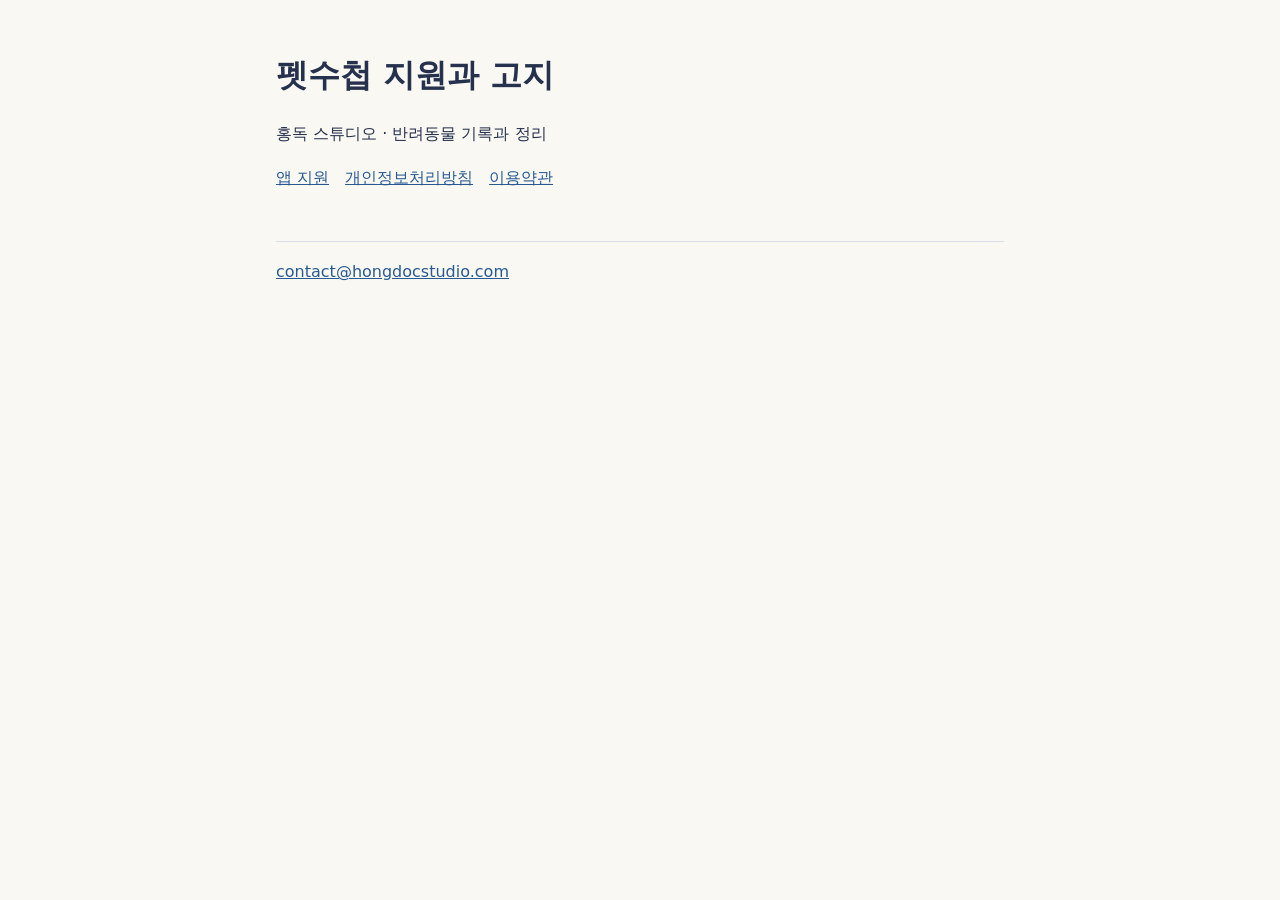
<file: index.html>
<!doctype html><html lang="ko"><head><meta charset="utf-8"><meta name="viewport" content="width=device-width,initial-scale=1"><title>펫수첩 지원과 고지</title><link rel="stylesheet" href="style.css"></head><body><main><h1>펫수첩 지원과 고지</h1><p>홍독 스튜디오 · 반려동물 기록과 정리</p><nav aria-label="문서"><a href="support/">앱 지원</a><a href="privacy/">개인정보처리방침</a><a href="terms/">이용약관</a></nav><footer><a href="mailto:contact@hongdocstudio.com">contact@hongdocstudio.com</a></footer></main></body></html>
</file>
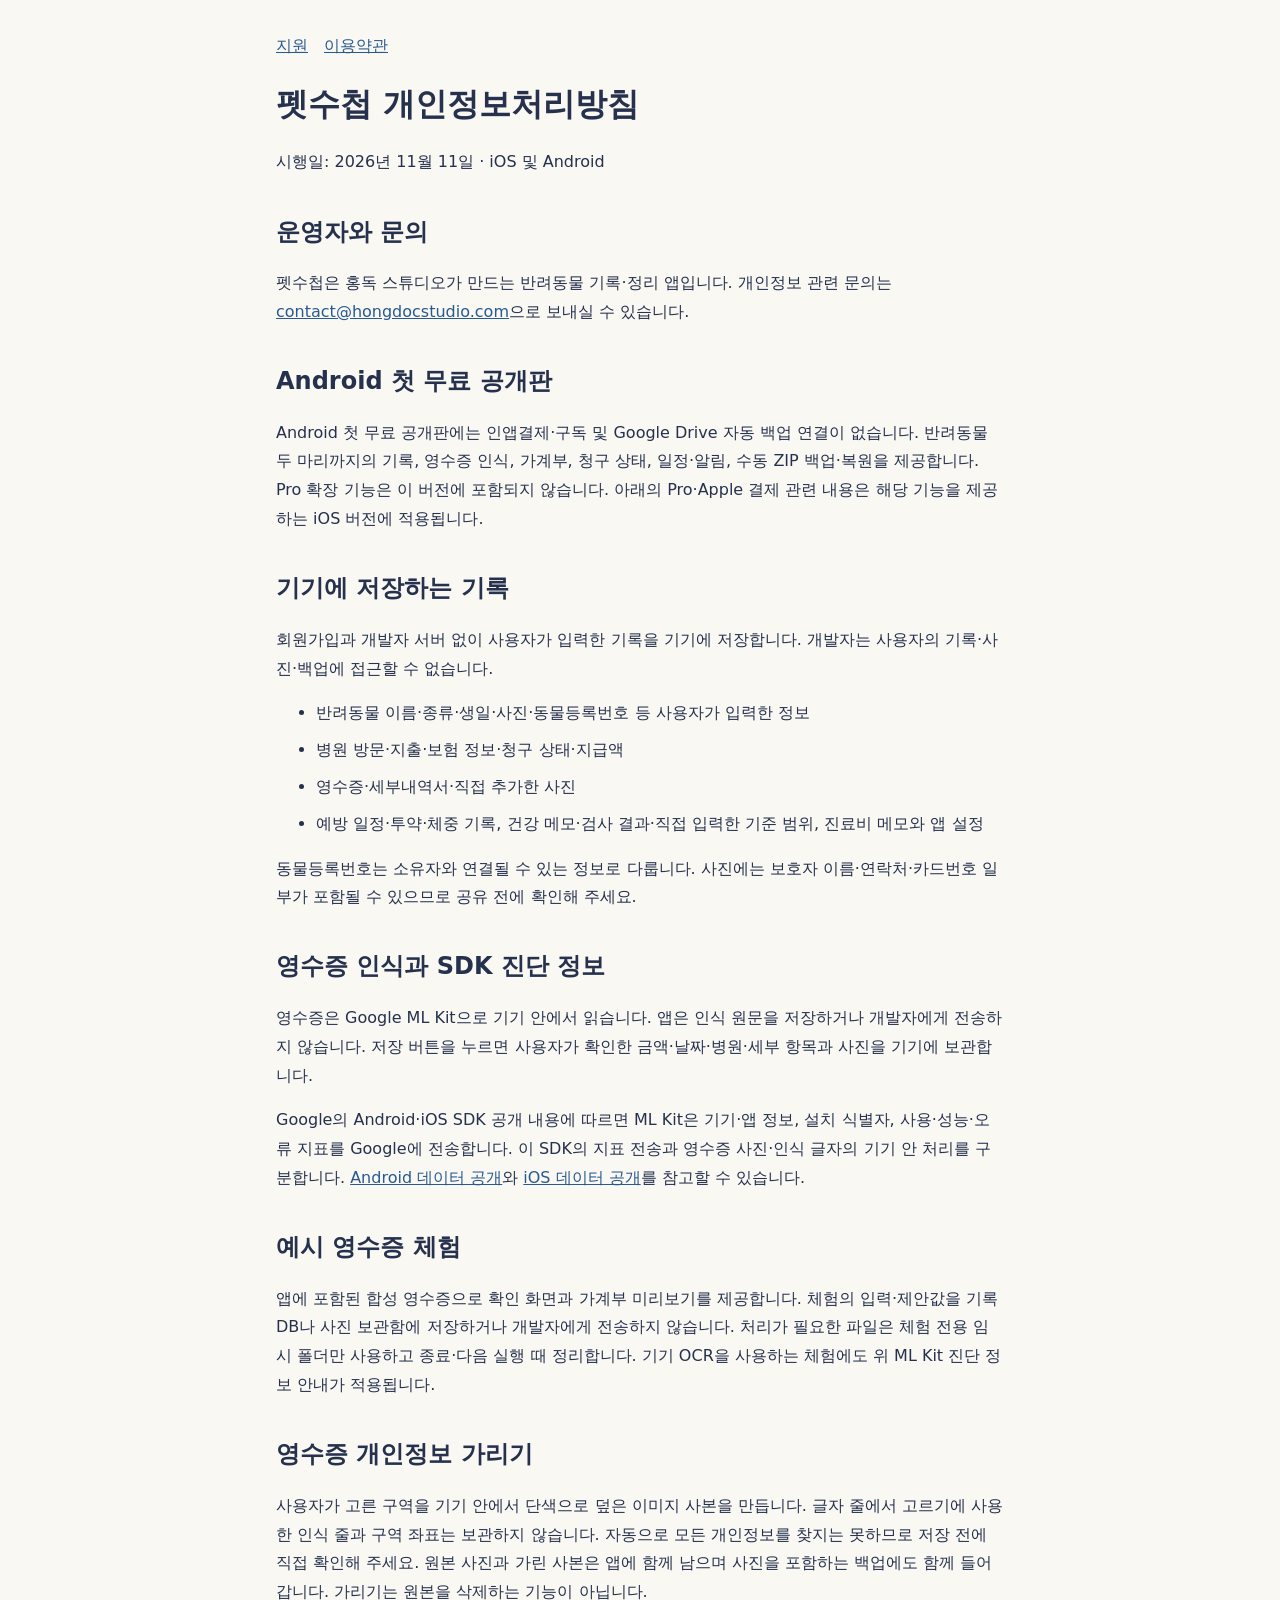
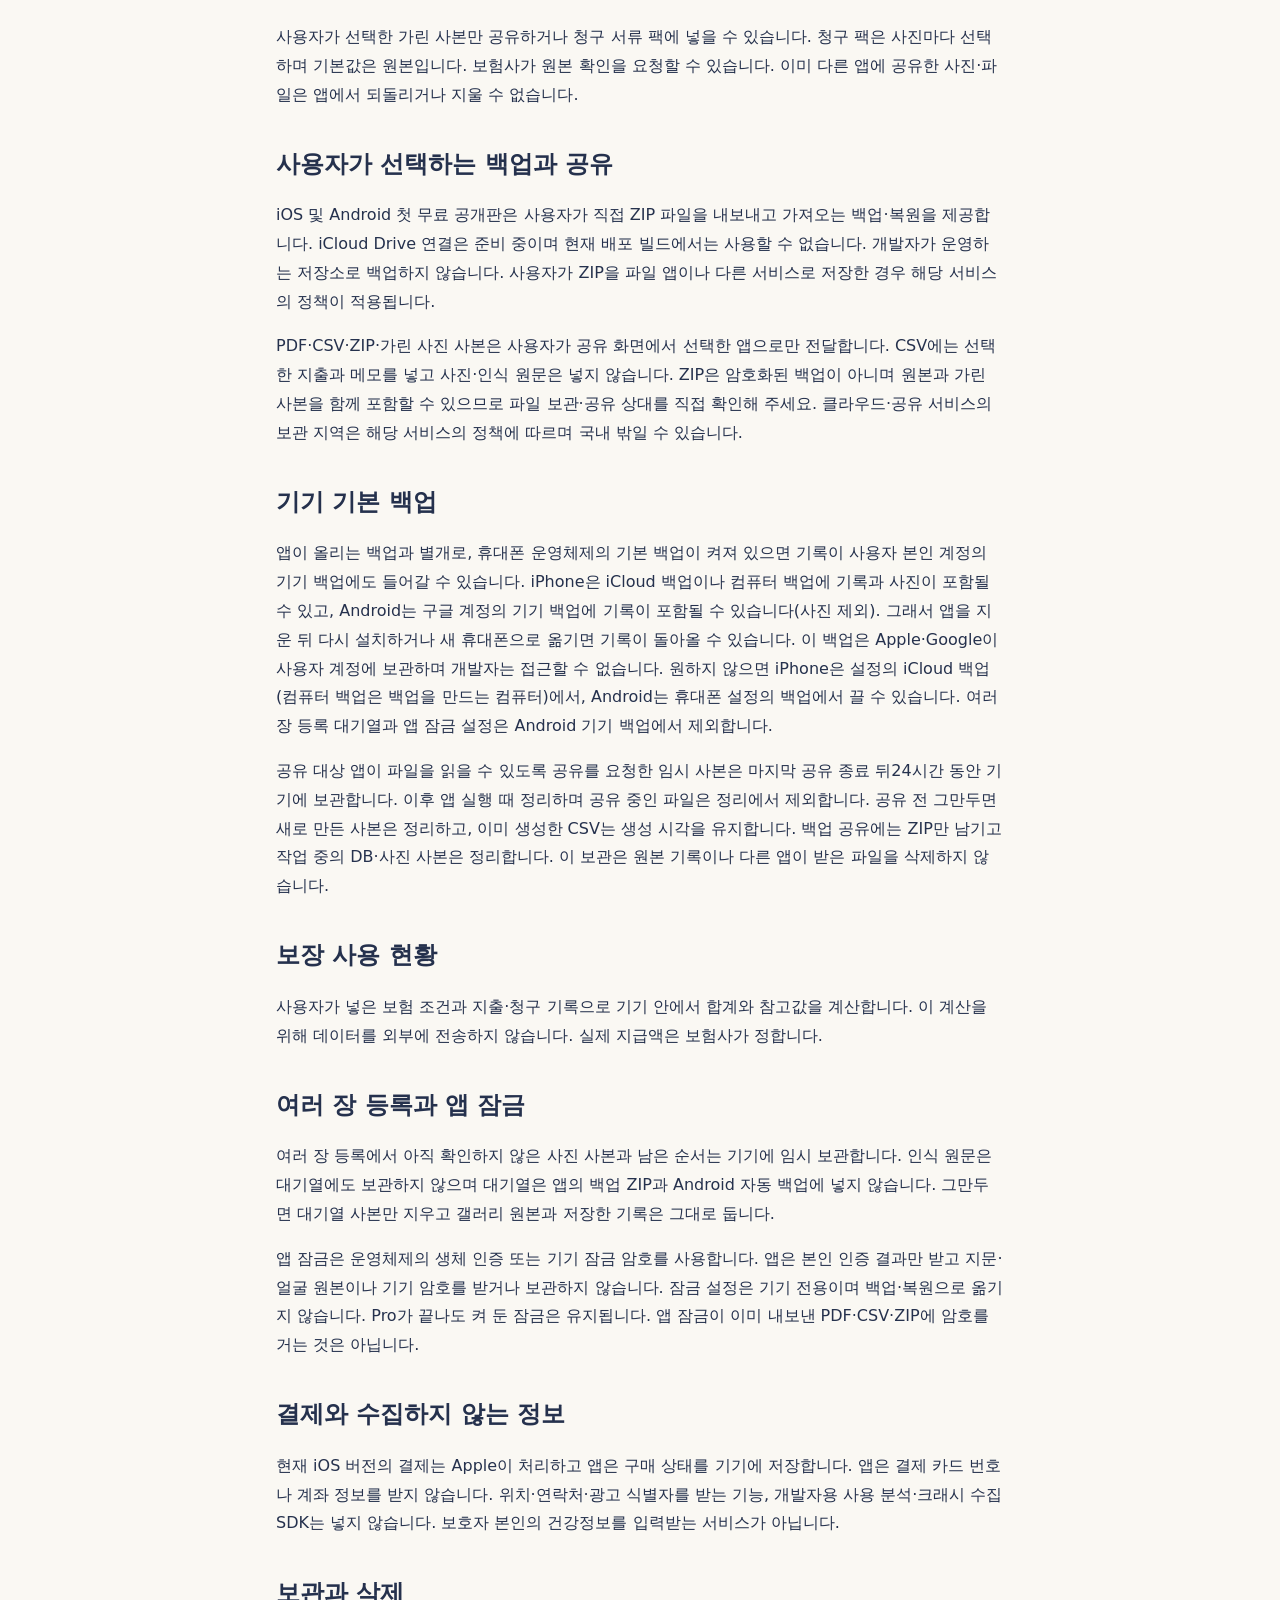
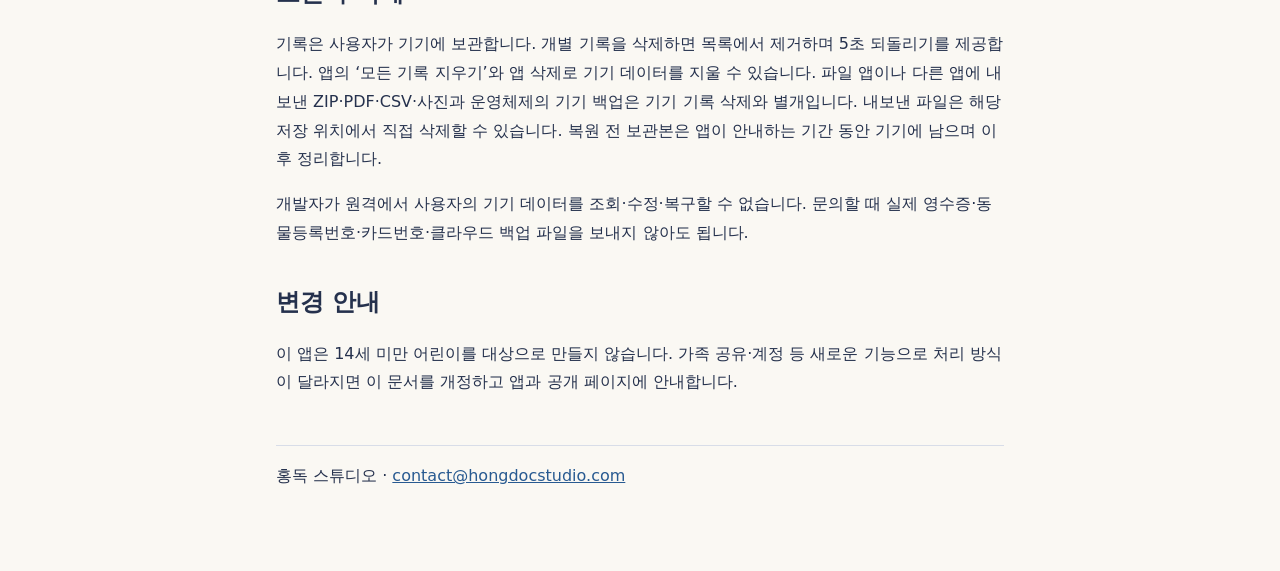
<file: privacy/index.html>
<!doctype html>
<html lang="ko"><head><meta charset="utf-8"><meta name="viewport" content="width=device-width,initial-scale=1"><meta name="robots" content="noindex"><title>펫수첩 개인정보처리방침</title><link rel="stylesheet" href="../style.css"></head>
<body><main>
<nav aria-label="문서"><a href="../support/">지원</a><a href="../terms/">이용약관</a></nav>
<h1>펫수첩 개인정보처리방침</h1><p>시행일: 2026년 11월 11일 · iOS 및 Android</p>

<h2>운영자와 문의</h2><p>펫수첩은 홍독 스튜디오가 만드는 반려동물 기록·정리 앱입니다. 개인정보 관련 문의는 <a href="mailto:contact@hongdocstudio.com">contact@hongdocstudio.com</a>으로 보내실 수 있습니다.</p>
<h2>Android 첫 무료 공개판</h2><p>Android 첫 무료 공개판에는 인앱결제·구독 및 Google Drive 자동 백업 연결이 없습니다. 반려동물 두 마리까지의 기록, 영수증 인식, 가계부, 청구 상태, 일정·알림, 수동 ZIP 백업·복원을 제공합니다. Pro 확장 기능은 이 버전에 포함되지 않습니다. 아래의 Pro·Apple 결제 관련 내용은 해당 기능을 제공하는 iOS 버전에 적용됩니다.</p>
<h2>기기에 저장하는 기록</h2><p>회원가입과 개발자 서버 없이 사용자가 입력한 기록을 기기에 저장합니다. 개발자는 사용자의 기록·사진·백업에 접근할 수 없습니다.</p>
<ul><li>반려동물 이름·종류·생일·사진·동물등록번호 등 사용자가 입력한 정보</li><li>병원 방문·지출·보험 정보·청구 상태·지급액</li><li>영수증·세부내역서·직접 추가한 사진</li><li>예방 일정·투약·체중 기록, 건강 메모·검사 결과·직접 입력한 기준 범위, 진료비 메모와 앱 설정</li></ul>
<p>동물등록번호는 소유자와 연결될 수 있는 정보로 다룹니다. 사진에는 보호자 이름·연락처·카드번호 일부가 포함될 수 있으므로 공유 전에 확인해 주세요.</p>
<h2>영수증 인식과 SDK 진단 정보</h2><p>영수증은 Google ML Kit으로 기기 안에서 읽습니다. 앱은 인식 원문을 저장하거나 개발자에게 전송하지 않습니다. 저장 버튼을 누르면 사용자가 확인한 금액·날짜·병원·세부 항목과 사진을 기기에 보관합니다.</p>
<p>Google의 Android·iOS SDK 공개 내용에 따르면 ML Kit은 기기·앱 정보, 설치 식별자, 사용·성능·오류 지표를 Google에 전송합니다. 이 SDK의 지표 전송과 영수증 사진·인식 글자의 기기 안 처리를 구분합니다. <a href="https://developers.google.com/ml-kit/android-data-disclosure">Android 데이터 공개</a>와 <a href="https://developers.google.com/ml-kit/ios-data-disclosure">iOS 데이터 공개</a>를 참고할 수 있습니다.</p>
<h2>예시 영수증 체험</h2><p>앱에 포함된 합성 영수증으로 확인 화면과 가계부 미리보기를 제공합니다. 체험의 입력·제안값을 기록 DB나 사진 보관함에 저장하거나 개발자에게 전송하지 않습니다. 처리가 필요한 파일은 체험 전용 임시 폴더만 사용하고 종료·다음 실행 때 정리합니다. 기기 OCR을 사용하는 체험에도 위 ML Kit 진단 정보 안내가 적용됩니다.</p>
<h2>영수증 개인정보 가리기</h2><p>사용자가 고른 구역을 기기 안에서 단색으로 덮은 이미지 사본을 만듭니다. 글자 줄에서 고르기에 사용한 인식 줄과 구역 좌표는 보관하지 않습니다. 자동으로 모든 개인정보를 찾지는 못하므로 저장 전에 직접 확인해 주세요. 원본 사진과 가린 사본은 앱에 함께 남으며 사진을 포함하는 백업에도 함께 들어갑니다. 가리기는 원본을 삭제하는 기능이 아닙니다.</p>
<p>사용자가 선택한 가린 사본만 공유하거나 청구 서류 팩에 넣을 수 있습니다. 청구 팩은 사진마다 선택하며 기본값은 원본입니다. 보험사가 원본 확인을 요청할 수 있습니다. 이미 다른 앱에 공유한 사진·파일은 앱에서 되돌리거나 지울 수 없습니다.</p>
<h2>사용자가 선택하는 백업과 공유</h2><p>iOS 및 Android 첫 무료 공개판은 사용자가 직접 ZIP 파일을 내보내고 가져오는 백업·복원을 제공합니다. iCloud Drive 연결은 준비 중이며 현재 배포 빌드에서는 사용할 수 없습니다. 개발자가 운영하는 저장소로 백업하지 않습니다. 사용자가 ZIP을 파일 앱이나 다른 서비스로 저장한 경우 해당 서비스의 정책이 적용됩니다.</p>
<p>PDF·CSV·ZIP·가린 사진 사본은 사용자가 공유 화면에서 선택한 앱으로만 전달합니다. CSV에는 선택한 지출과 메모를 넣고 사진·인식 원문은 넣지 않습니다. ZIP은 암호화된 백업이 아니며 원본과 가린 사본을 함께 포함할 수 있으므로 파일 보관·공유 상대를 직접 확인해 주세요. 클라우드·공유 서비스의 보관 지역은 해당 서비스의 정책에 따르며 국내 밖일 수 있습니다.</p>
<h2>기기 기본 백업</h2><p>앱이 올리는 백업과 별개로, 휴대폰 운영체제의 기본 백업이 켜져 있으면 기록이 사용자 본인 계정의 기기 백업에도 들어갈 수 있습니다. iPhone은 iCloud 백업이나 컴퓨터 백업에 기록과 사진이 포함될 수 있고, Android는 구글 계정의 기기 백업에 기록이 포함될 수 있습니다(사진 제외). 그래서 앱을 지운 뒤 다시 설치하거나 새 휴대폰으로 옮기면 기록이 돌아올 수 있습니다. 이 백업은 Apple·Google이 사용자 계정에 보관하며 개발자는 접근할 수 없습니다. 원하지 않으면 iPhone은 설정의 iCloud 백업(컴퓨터 백업은 백업을 만드는 컴퓨터)에서, Android는 휴대폰 설정의 백업에서 끌 수 있습니다. 여러 장 등록 대기열과 앱 잠금 설정은 Android 기기 백업에서 제외합니다.</p>
<p>공유 대상 앱이 파일을 읽을 수 있도록 공유를 요청한 임시 사본은 마지막 공유 종료 뒤24시간 동안 기기에 보관합니다. 이후 앱 실행 때 정리하며 공유 중인 파일은 정리에서 제외합니다. 공유 전 그만두면 새로 만든 사본은 정리하고, 이미 생성한 CSV는 생성 시각을 유지합니다. 백업 공유에는 ZIP만 남기고 작업 중의 DB·사진 사본은 정리합니다. 이 보관은 원본 기록이나 다른 앱이 받은 파일을 삭제하지 않습니다.</p>
<h2>보장 사용 현황</h2><p>사용자가 넣은 보험 조건과 지출·청구 기록으로 기기 안에서 합계와 참고값을 계산합니다. 이 계산을 위해 데이터를 외부에 전송하지 않습니다. 실제 지급액은 보험사가 정합니다.</p>
<h2>여러 장 등록과 앱 잠금</h2><p>여러 장 등록에서 아직 확인하지 않은 사진 사본과 남은 순서는 기기에 임시 보관합니다. 인식 원문은 대기열에도 보관하지 않으며 대기열은 앱의 백업 ZIP과 Android 자동 백업에 넣지 않습니다. 그만두면 대기열 사본만 지우고 갤러리 원본과 저장한 기록은 그대로 둡니다.</p>
<p>앱 잠금은 운영체제의 생체 인증 또는 기기 잠금 암호를 사용합니다. 앱은 본인 인증 결과만 받고 지문·얼굴 원본이나 기기 암호를 받거나 보관하지 않습니다. 잠금 설정은 기기 전용이며 백업·복원으로 옮기지 않습니다. Pro가 끝나도 켜 둔 잠금은 유지됩니다. 앱 잠금이 이미 내보낸 PDF·CSV·ZIP에 암호를 거는 것은 아닙니다.</p>
<h2>결제와 수집하지 않는 정보</h2><p>현재 iOS 버전의 결제는 Apple이 처리하고 앱은 구매 상태를 기기에 저장합니다. 앱은 결제 카드 번호나 계좌 정보를 받지 않습니다. 위치·연락처·광고 식별자를 받는 기능, 개발자용 사용 분석·크래시 수집 SDK는 넣지 않습니다. 보호자 본인의 건강정보를 입력받는 서비스가 아닙니다.</p>
<h2>보관과 삭제</h2><p>기록은 사용자가 기기에 보관합니다. 개별 기록을 삭제하면 목록에서 제거하며 5초 되돌리기를 제공합니다. 앱의 ‘모든 기록 지우기’와 앱 삭제로 기기 데이터를 지울 수 있습니다. 파일 앱이나 다른 앱에 내보낸 ZIP·PDF·CSV·사진과 운영체제의 기기 백업은 기기 기록 삭제와 별개입니다. 내보낸 파일은 해당 저장 위치에서 직접 삭제할 수 있습니다. 복원 전 보관본은 앱이 안내하는 기간 동안 기기에 남으며 이후 정리합니다.</p>
<p>개발자가 원격에서 사용자의 기기 데이터를 조회·수정·복구할 수 없습니다. 문의할 때 실제 영수증·동물등록번호·카드번호·클라우드 백업 파일을 보내지 않아도 됩니다.</p>
<h2>변경 안내</h2><p>이 앱은 14세 미만 어린이를 대상으로 만들지 않습니다. 가족 공유·계정 등 새로운 기능으로 처리 방식이 달라지면 이 문서를 개정하고 앱과 공개 페이지에 안내합니다.</p>

<footer>홍독 스튜디오 · <a href="mailto:contact@hongdocstudio.com">contact@hongdocstudio.com</a></footer>
</main></body></html>
</file>
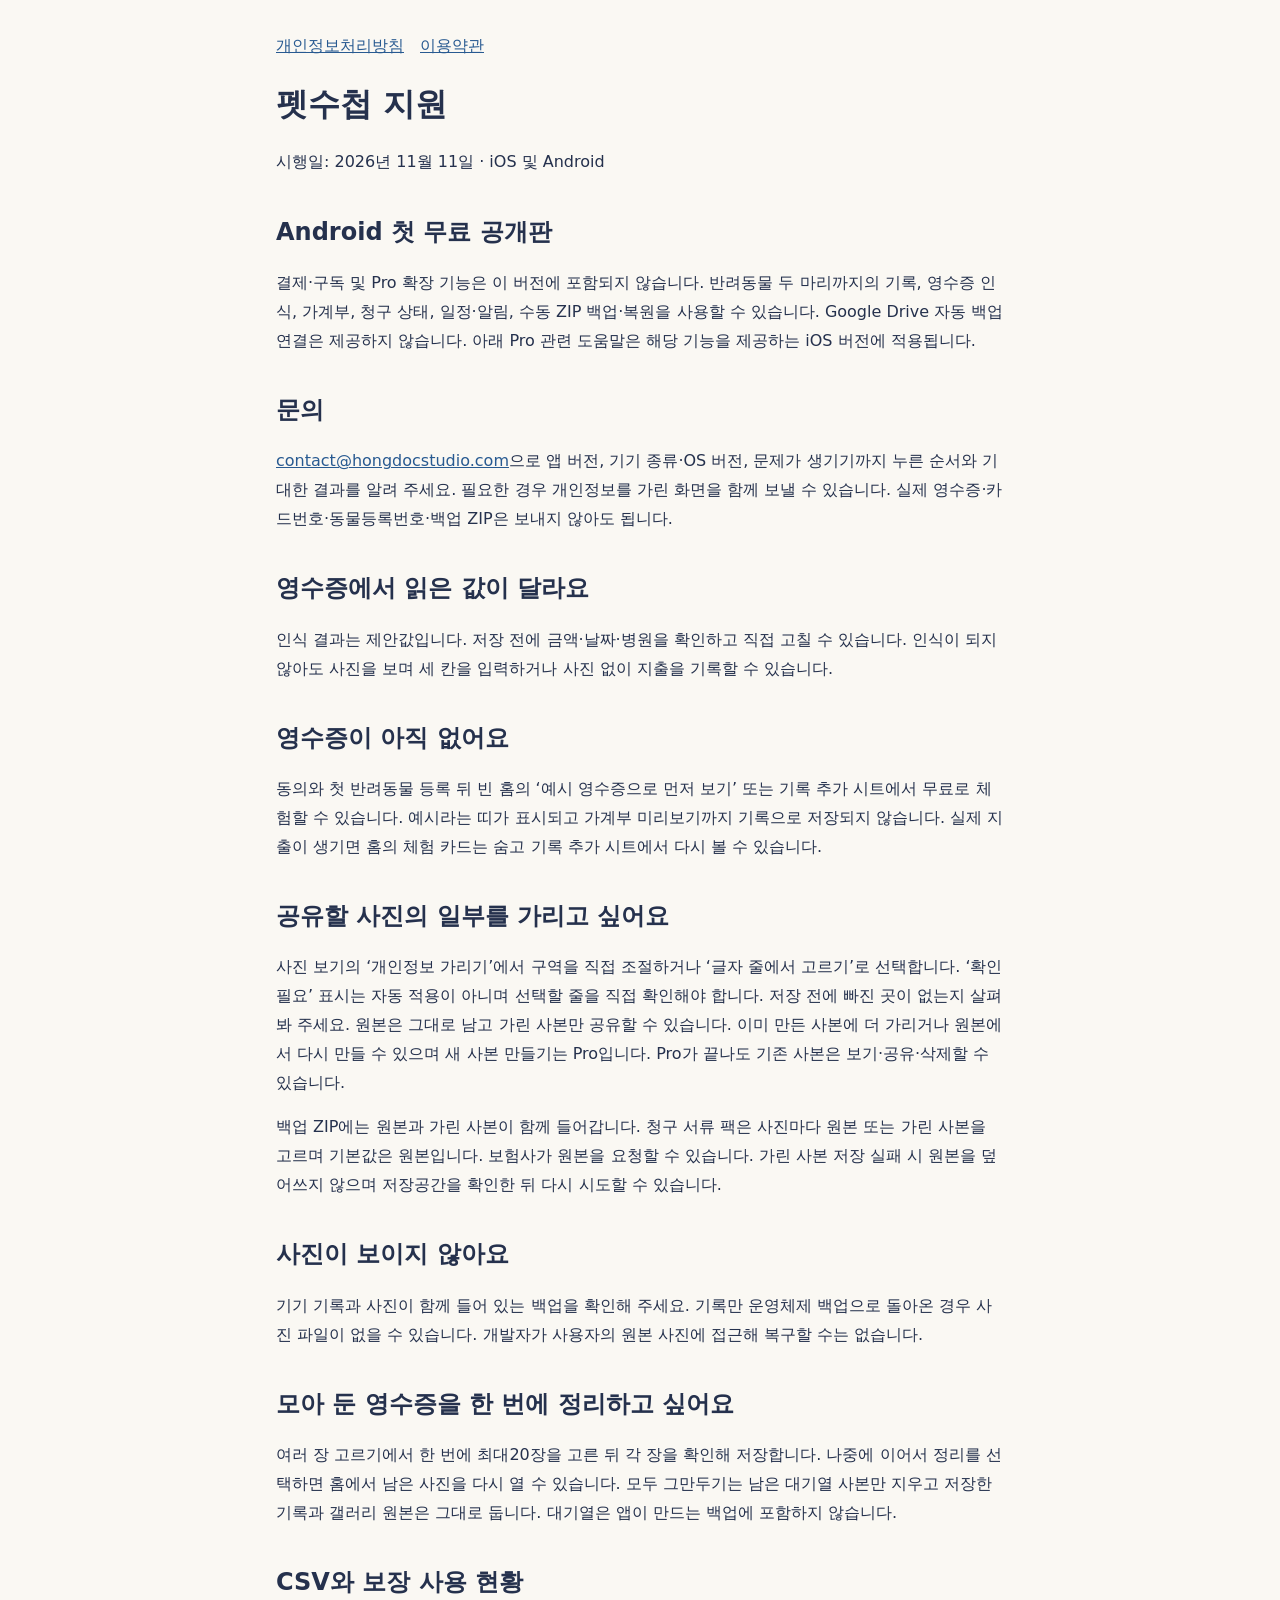
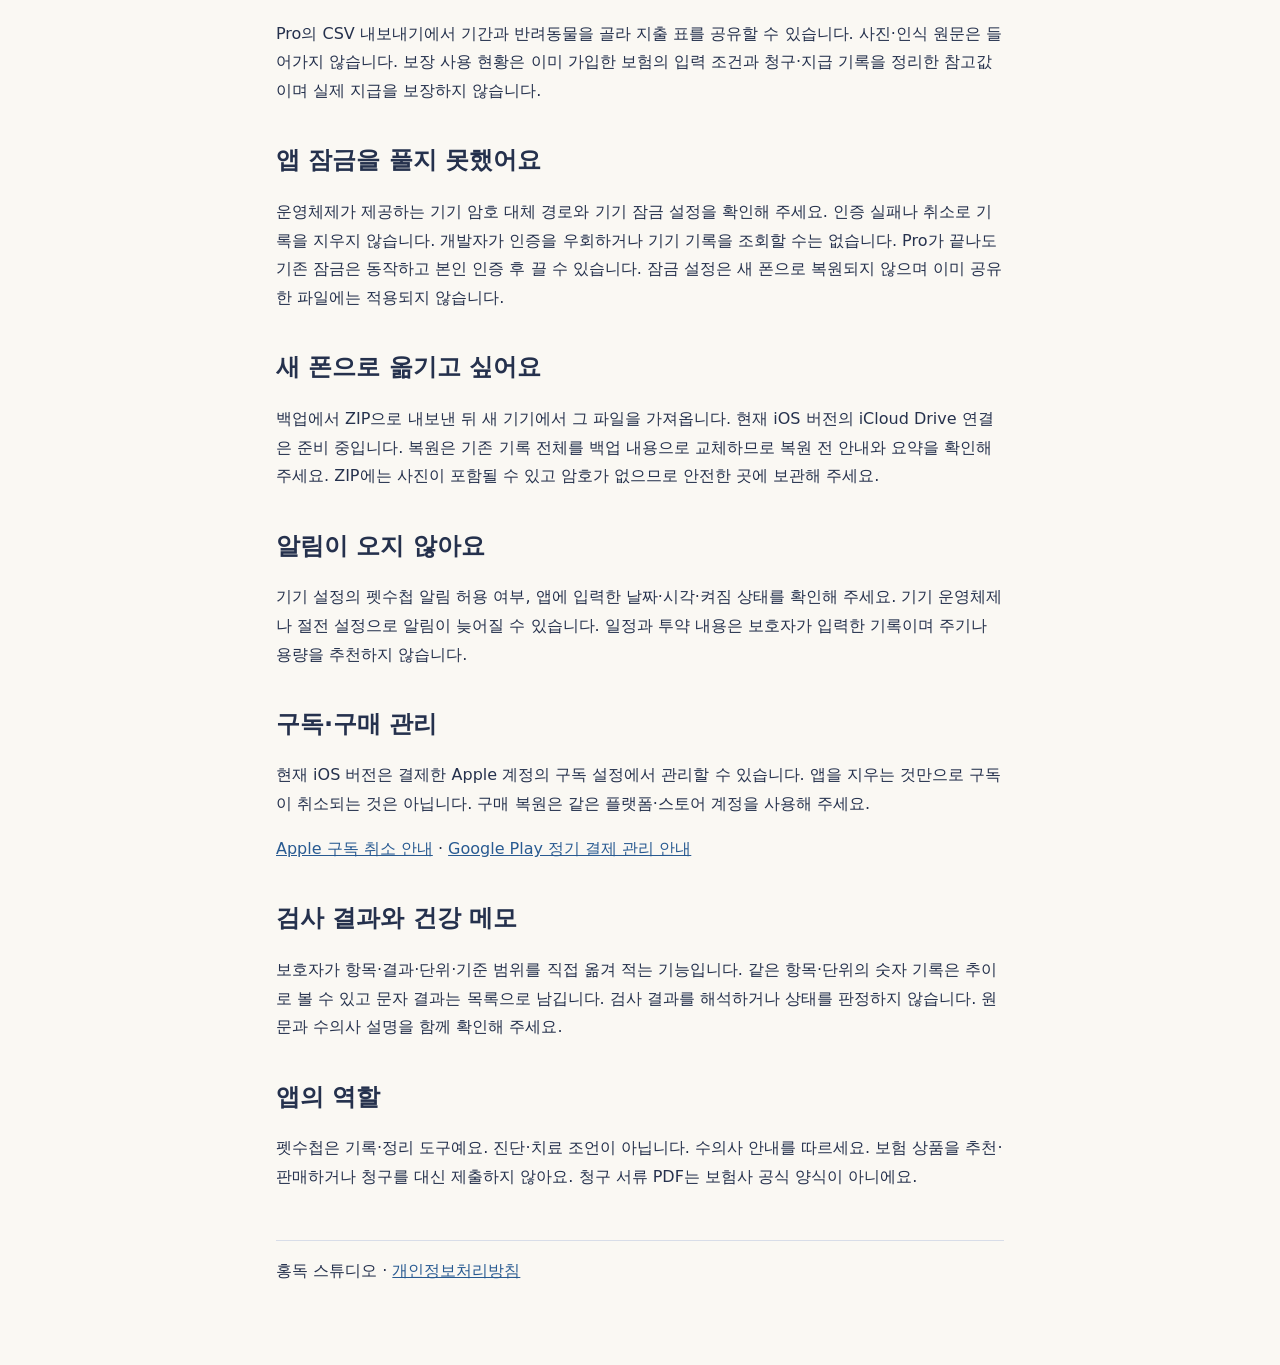
<file: support/index.html>
<!doctype html>
<html lang="ko"><head><meta charset="utf-8"><meta name="viewport" content="width=device-width,initial-scale=1"><meta name="robots" content="noindex"><title>펫수첩 지원</title><link rel="stylesheet" href="../style.css"></head>
<body><main><nav aria-label="문서"><a href="../privacy/">개인정보처리방침</a><a href="../terms/">이용약관</a></nav>
<h1>펫수첩 지원</h1><p>시행일: 2026년 11월 11일 · iOS 및 Android</p>
<h2>Android 첫 무료 공개판</h2><p>결제·구독 및 Pro 확장 기능은 이 버전에 포함되지 않습니다. 반려동물 두 마리까지의 기록, 영수증 인식, 가계부, 청구 상태, 일정·알림, 수동 ZIP 백업·복원을 사용할 수 있습니다. Google Drive 자동 백업 연결은 제공하지 않습니다. 아래 Pro 관련 도움말은 해당 기능을 제공하는 iOS 버전에 적용됩니다.</p>
<h2>문의</h2><p><a href="mailto:contact@hongdocstudio.com?subject=%ED%8E%AB%EC%88%98%EC%B2%A9%20%EB%AC%B8%EC%9D%98">contact@hongdocstudio.com</a>으로 앱 버전, 기기 종류·OS 버전, 문제가 생기기까지 누른 순서와 기대한 결과를 알려 주세요. 필요한 경우 개인정보를 가린 화면을 함께 보낼 수 있습니다. 실제 영수증·카드번호·동물등록번호·백업 ZIP은 보내지 않아도 됩니다.</p>
<h2>영수증에서 읽은 값이 달라요</h2><p>인식 결과는 제안값입니다. 저장 전에 금액·날짜·병원을 확인하고 직접 고칠 수 있습니다. 인식이 되지 않아도 사진을 보며 세 칸을 입력하거나 사진 없이 지출을 기록할 수 있습니다.</p>
<h2>영수증이 아직 없어요</h2><p>동의와 첫 반려동물 등록 뒤 빈 홈의 ‘예시 영수증으로 먼저 보기’ 또는 기록 추가 시트에서 무료로 체험할 수 있습니다. 예시라는 띠가 표시되고 가계부 미리보기까지 기록으로 저장되지 않습니다. 실제 지출이 생기면 홈의 체험 카드는 숨고 기록 추가 시트에서 다시 볼 수 있습니다.</p>
<h2>공유할 사진의 일부를 가리고 싶어요</h2><p>사진 보기의 ‘개인정보 가리기’에서 구역을 직접 조절하거나 ‘글자 줄에서 고르기’로 선택합니다. ‘확인 필요’ 표시는 자동 적용이 아니며 선택할 줄을 직접 확인해야 합니다. 저장 전에 빠진 곳이 없는지 살펴봐 주세요. 원본은 그대로 남고 가린 사본만 공유할 수 있습니다. 이미 만든 사본에 더 가리거나 원본에서 다시 만들 수 있으며 새 사본 만들기는 Pro입니다. Pro가 끝나도 기존 사본은 보기·공유·삭제할 수 있습니다.</p>
<p>백업 ZIP에는 원본과 가린 사본이 함께 들어갑니다. 청구 서류 팩은 사진마다 원본 또는 가린 사본을 고르며 기본값은 원본입니다. 보험사가 원본을 요청할 수 있습니다. 가린 사본 저장 실패 시 원본을 덮어쓰지 않으며 저장공간을 확인한 뒤 다시 시도할 수 있습니다.</p>
<h2>사진이 보이지 않아요</h2><p>기기 기록과 사진이 함께 들어 있는 백업을 확인해 주세요. 기록만 운영체제 백업으로 돌아온 경우 사진 파일이 없을 수 있습니다. 개발자가 사용자의 원본 사진에 접근해 복구할 수는 없습니다.</p>
<h2>모아 둔 영수증을 한 번에 정리하고 싶어요</h2><p>여러 장 고르기에서 한 번에 최대20장을 고른 뒤 각 장을 확인해 저장합니다. 나중에 이어서 정리를 선택하면 홈에서 남은 사진을 다시 열 수 있습니다. 모두 그만두기는 남은 대기열 사본만 지우고 저장한 기록과 갤러리 원본은 그대로 둡니다. 대기열은 앱이 만드는 백업에 포함하지 않습니다.</p>
<h2>CSV와 보장 사용 현황</h2><p>Pro의 CSV 내보내기에서 기간과 반려동물을 골라 지출 표를 공유할 수 있습니다. 사진·인식 원문은 들어가지 않습니다. 보장 사용 현황은 이미 가입한 보험의 입력 조건과 청구·지급 기록을 정리한 참고값이며 실제 지급을 보장하지 않습니다.</p>
<h2>앱 잠금을 풀지 못했어요</h2><p>운영체제가 제공하는 기기 암호 대체 경로와 기기 잠금 설정을 확인해 주세요. 인증 실패나 취소로 기록을 지우지 않습니다. 개발자가 인증을 우회하거나 기기 기록을 조회할 수는 없습니다. Pro가 끝나도 기존 잠금은 동작하고 본인 인증 후 끌 수 있습니다. 잠금 설정은 새 폰으로 복원되지 않으며 이미 공유한 파일에는 적용되지 않습니다.</p>
<h2>새 폰으로 옮기고 싶어요</h2><p>백업에서 ZIP으로 내보낸 뒤 새 기기에서 그 파일을 가져옵니다. 현재 iOS 버전의 iCloud Drive 연결은 준비 중입니다. 복원은 기존 기록 전체를 백업 내용으로 교체하므로 복원 전 안내와 요약을 확인해 주세요. ZIP에는 사진이 포함될 수 있고 암호가 없으므로 안전한 곳에 보관해 주세요.</p>
<h2>알림이 오지 않아요</h2><p>기기 설정의 펫수첩 알림 허용 여부, 앱에 입력한 날짜·시각·켜짐 상태를 확인해 주세요. 기기 운영체제나 절전 설정으로 알림이 늦어질 수 있습니다. 일정과 투약 내용은 보호자가 입력한 기록이며 주기나 용량을 추천하지 않습니다.</p>
<h2>구독·구매 관리</h2><p>현재 iOS 버전은 결제한 Apple 계정의 구독 설정에서 관리할 수 있습니다. 앱을 지우는 것만으로 구독이 취소되는 것은 아닙니다. 구매 복원은 같은 플랫폼·스토어 계정을 사용해 주세요.</p><p><a href="https://support.apple.com/118428">Apple 구독 취소 안내</a> · <a href="https://support.google.com/googleplay/answer/7018481?hl=ko">Google Play 정기 결제 관리 안내</a></p>
<h2>검사 결과와 건강 메모</h2><p>보호자가 항목·결과·단위·기준 범위를 직접 옮겨 적는 기능입니다. 같은 항목·단위의 숫자 기록은 추이로 볼 수 있고 문자 결과는 목록으로 남깁니다. 검사 결과를 해석하거나 상태를 판정하지 않습니다. 원문과 수의사 설명을 함께 확인해 주세요.</p><h2>앱의 역할</h2><p>펫수첩은 기록·정리 도구예요. 진단·치료 조언이 아닙니다. 수의사 안내를 따르세요. 보험 상품을 추천·판매하거나 청구를 대신 제출하지 않아요. 청구 서류 PDF는 보험사 공식 양식이 아니에요.</p>
<footer>홍독 스튜디오 · <a href="../privacy/">개인정보처리방침</a></footer></main></body></html>
</file>
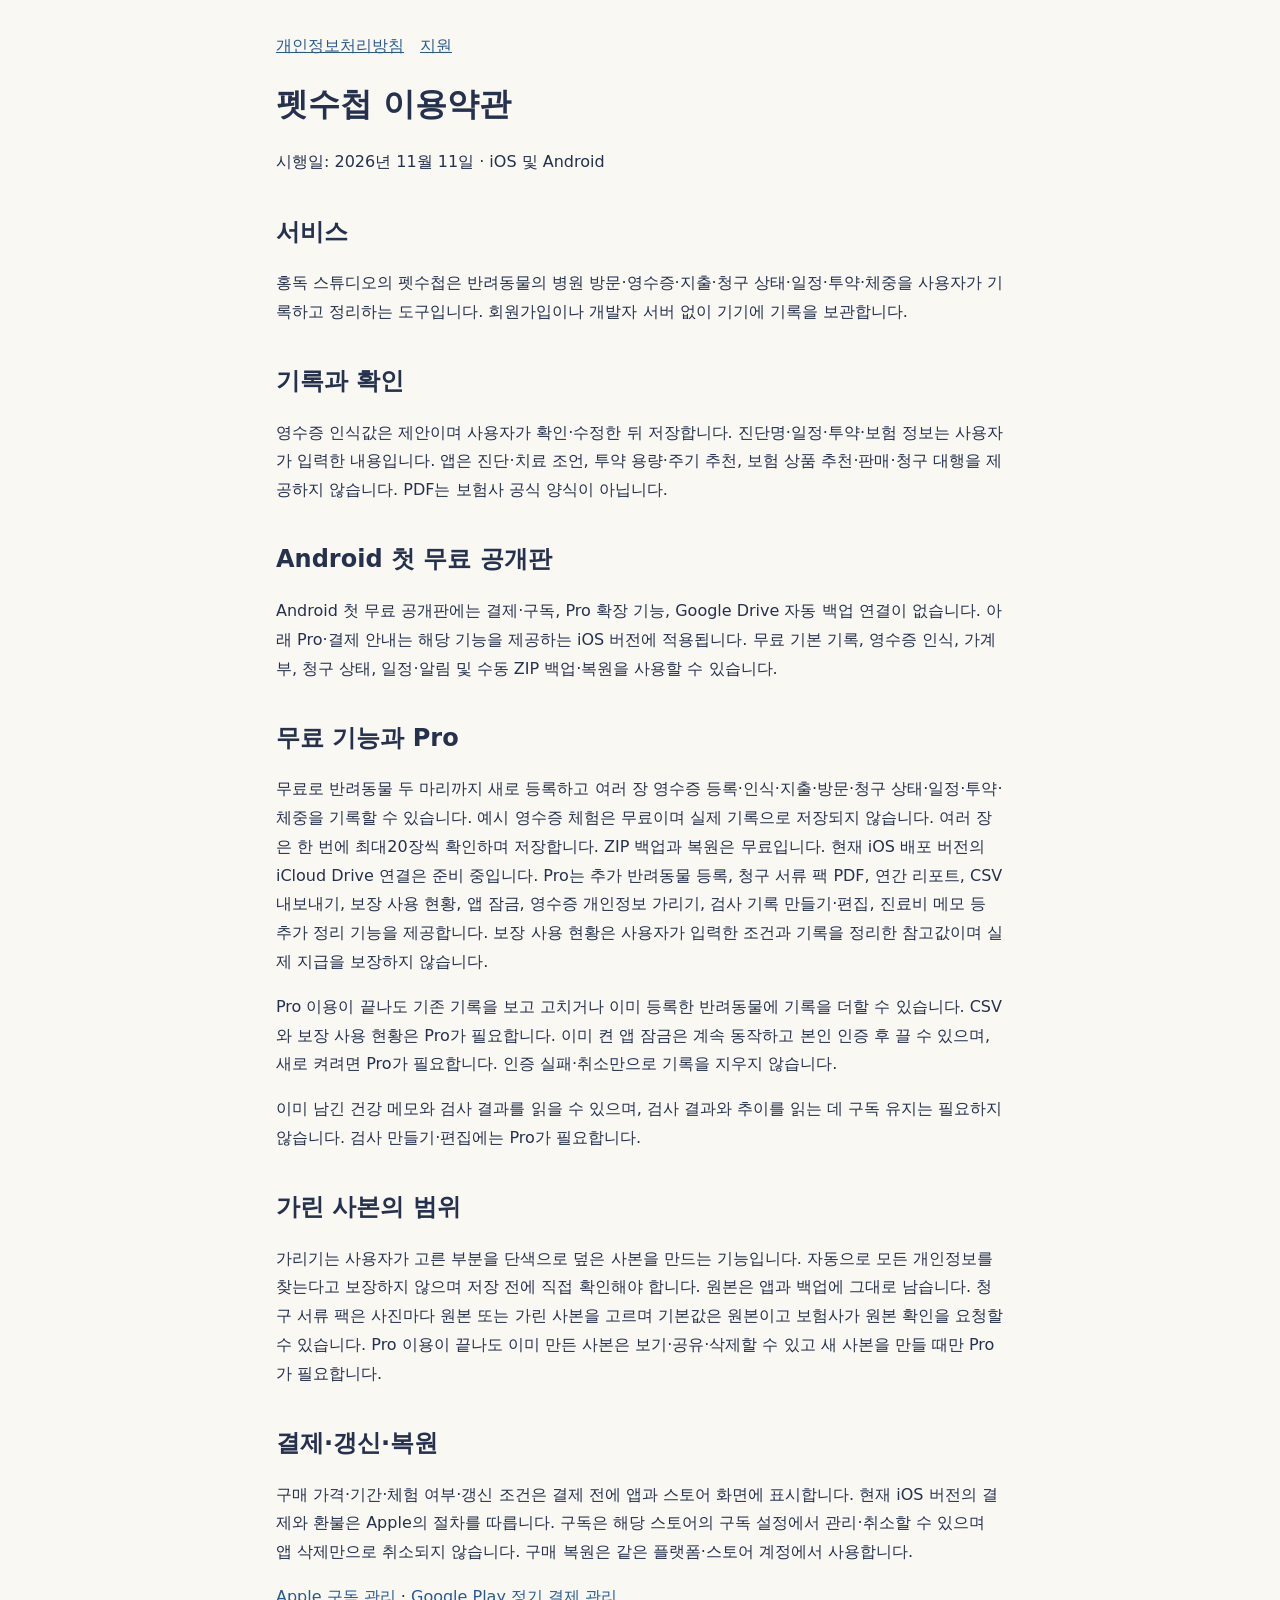
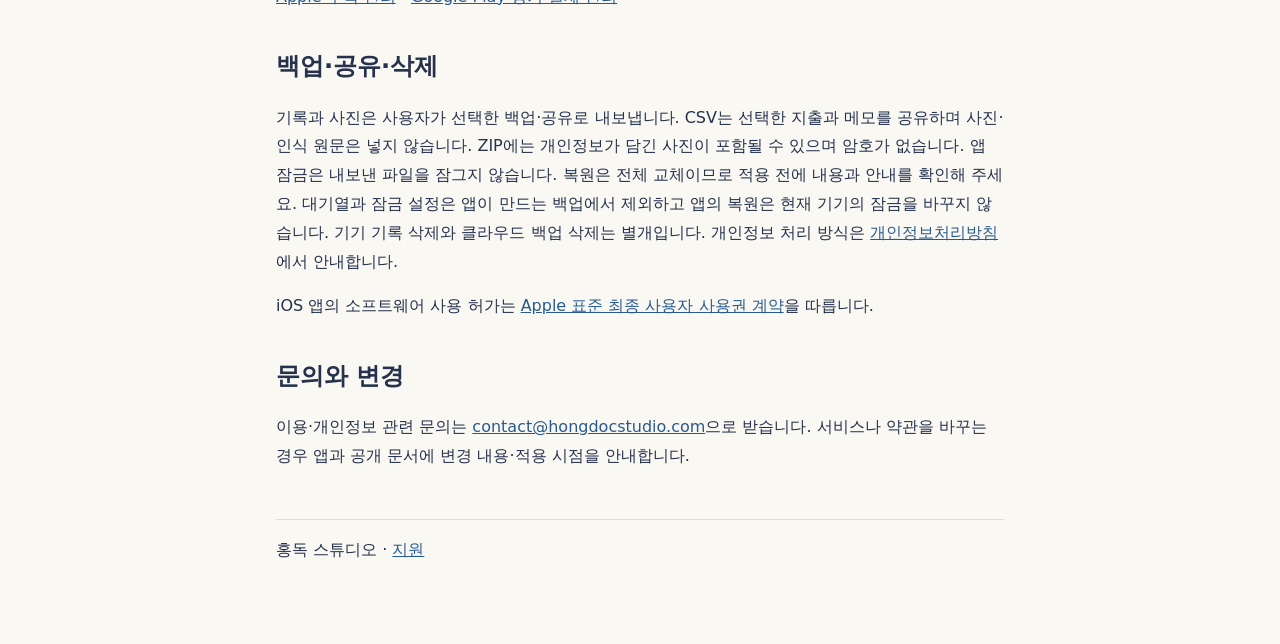
<file: terms/index.html>
<!doctype html>
<html lang="ko"><head><meta charset="utf-8"><meta name="viewport" content="width=device-width,initial-scale=1"><meta name="robots" content="noindex"><title>펫수첩 이용약관</title><link rel="stylesheet" href="../style.css"></head>
<body><main><nav aria-label="문서"><a href="../privacy/">개인정보처리방침</a><a href="../support/">지원</a></nav>
<h1>펫수첩 이용약관</h1><p>시행일: 2026년 11월 11일 · iOS 및 Android</p>
<h2>서비스</h2><p>홍독 스튜디오의 펫수첩은 반려동물의 병원 방문·영수증·지출·청구 상태·일정·투약·체중을 사용자가 기록하고 정리하는 도구입니다. 회원가입이나 개발자 서버 없이 기기에 기록을 보관합니다.</p>
<h2>기록과 확인</h2><p>영수증 인식값은 제안이며 사용자가 확인·수정한 뒤 저장합니다. 진단명·일정·투약·보험 정보는 사용자가 입력한 내용입니다. 앱은 진단·치료 조언, 투약 용량·주기 추천, 보험 상품 추천·판매·청구 대행을 제공하지 않습니다. PDF는 보험사 공식 양식이 아닙니다.</p>
<h2>Android 첫 무료 공개판</h2><p>Android 첫 무료 공개판에는 결제·구독, Pro 확장 기능, Google Drive 자동 백업 연결이 없습니다. 아래 Pro·결제 안내는 해당 기능을 제공하는 iOS 버전에 적용됩니다. 무료 기본 기록, 영수증 인식, 가계부, 청구 상태, 일정·알림 및 수동 ZIP 백업·복원을 사용할 수 있습니다.</p>
<h2>무료 기능과 Pro</h2><p>무료로 반려동물 두 마리까지 새로 등록하고 여러 장 영수증 등록·인식·지출·방문·청구 상태·일정·투약·체중을 기록할 수 있습니다. 예시 영수증 체험은 무료이며 실제 기록으로 저장되지 않습니다. 여러 장은 한 번에 최대20장씩 확인하며 저장합니다. ZIP 백업과 복원은 무료입니다. 현재 iOS 배포 버전의 iCloud Drive 연결은 준비 중입니다. Pro는 추가 반려동물 등록, 청구 서류 팩 PDF, 연간 리포트, CSV 내보내기, 보장 사용 현황, 앱 잠금, 영수증 개인정보 가리기, 검사 기록 만들기·편집, 진료비 메모 등 추가 정리 기능을 제공합니다. 보장 사용 현황은 사용자가 입력한 조건과 기록을 정리한 참고값이며 실제 지급을 보장하지 않습니다.</p>
<p>Pro 이용이 끝나도 기존 기록을 보고 고치거나 이미 등록한 반려동물에 기록을 더할 수 있습니다. CSV와 보장 사용 현황은 Pro가 필요합니다. 이미 켠 앱 잠금은 계속 동작하고 본인 인증 후 끌 수 있으며, 새로 켜려면 Pro가 필요합니다. 인증 실패·취소만으로 기록을 지우지 않습니다.</p>
<p>이미 남긴 건강 메모와 검사 결과를 읽을 수 있으며, 검사 결과와 추이를 읽는 데 구독 유지는 필요하지 않습니다. 검사 만들기·편집에는 Pro가 필요합니다.</p><h2>가린 사본의 범위</h2><p>가리기는 사용자가 고른 부분을 단색으로 덮은 사본을 만드는 기능입니다. 자동으로 모든 개인정보를 찾는다고 보장하지 않으며 저장 전에 직접 확인해야 합니다. 원본은 앱과 백업에 그대로 남습니다. 청구 서류 팩은 사진마다 원본 또는 가린 사본을 고르며 기본값은 원본이고 보험사가 원본 확인을 요청할 수 있습니다. Pro 이용이 끝나도 이미 만든 사본은 보기·공유·삭제할 수 있고 새 사본을 만들 때만 Pro가 필요합니다.</p>
<h2>결제·갱신·복원</h2><p>구매 가격·기간·체험 여부·갱신 조건은 결제 전에 앱과 스토어 화면에 표시합니다. 현재 iOS 버전의 결제와 환불은 Apple의 절차를 따릅니다. 구독은 해당 스토어의 구독 설정에서 관리·취소할 수 있으며 앱 삭제만으로 취소되지 않습니다. 구매 복원은 같은 플랫폼·스토어 계정에서 사용합니다.</p><p><a href="https://support.apple.com/118428">Apple 구독 관리</a> · <a href="https://support.google.com/googleplay/answer/7018481?hl=ko">Google Play 정기 결제 관리</a></p>
<h2>백업·공유·삭제</h2><p>기록과 사진은 사용자가 선택한 백업·공유로 내보냅니다. CSV는 선택한 지출과 메모를 공유하며 사진·인식 원문은 넣지 않습니다. ZIP에는 개인정보가 담긴 사진이 포함될 수 있으며 암호가 없습니다. 앱 잠금은 내보낸 파일을 잠그지 않습니다. 복원은 전체 교체이므로 적용 전에 내용과 안내를 확인해 주세요. 대기열과 잠금 설정은 앱이 만드는 백업에서 제외하고 앱의 복원은 현재 기기의 잠금을 바꾸지 않습니다. 기기 기록 삭제와 클라우드 백업 삭제는 별개입니다. 개인정보 처리 방식은 <a href="../privacy/">개인정보처리방침</a>에서 안내합니다.</p>
<p>iOS 앱의 소프트웨어 사용 허가는 <a href="https://www.apple.com/legal/internet-services/itunes/dev/stdeula/">Apple 표준 최종 사용자 사용권 계약</a>을 따릅니다.</p><h2>문의와 변경</h2><p>이용·개인정보 관련 문의는 <a href="mailto:contact@hongdocstudio.com">contact@hongdocstudio.com</a>으로 받습니다. 서비스나 약관을 바꾸는 경우 앱과 공개 문서에 변경 내용·적용 시점을 안내합니다.</p>

<footer>홍독 스튜디오 · <a href="../support/">지원</a></footer></main></body></html>
</file>
<file: style.css>
:root{color-scheme:light dark;--bg:#faf8f3;--ink:#25314d;--line:#d8dde8;--card:#fff;--link:#285a91}
@media(prefers-color-scheme:dark){:root{--bg:#10141f;--ink:#e6e9ef;--line:#414b61;--card:#1a2233;--link:#a7c8f4}}
*{box-sizing:border-box}body{margin:0;background:var(--bg);color:var(--ink);font:1rem/1.8 system-ui,sans-serif}main{max-width:48rem;margin:auto;padding:2rem 1.25rem 5rem}h1,h2{line-height:1.4}h2{margin-top:2.4rem}a{color:var(--link);overflow-wrap:anywhere}nav{display:flex;flex-wrap:wrap;gap:1rem}aside{padding:1rem;border:1px solid var(--line);border-radius:1rem;background:var(--card)}li{margin-block:.5rem}footer{margin-top:3rem;border-top:1px solid var(--line);padding-top:1rem}table{border-collapse:collapse;width:100%}td,th{padding:.7rem;border:1px solid var(--line);text-align:left;vertical-align:top}
</file>
